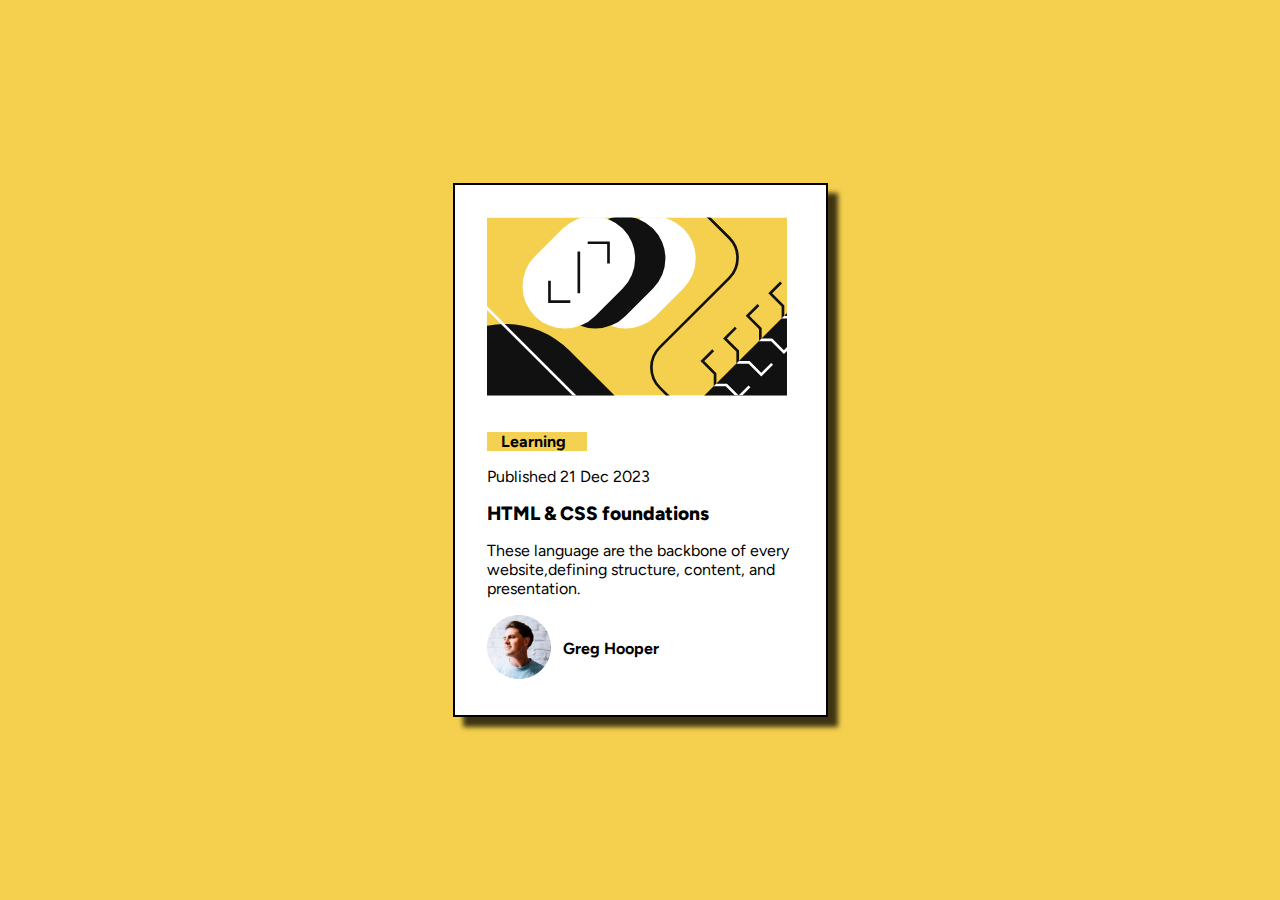
<file: blog-preview-card-main/index.html>
<!DOCTYPE html>
<html lang="en">
<head>
  <meta charset="UTF-8">
  <meta name="viewport" content="width=device-width, initial-scale=1.0"> <!-- displays site properly based on user's device -->

  <link rel="icon" type="image/png" sizes="32x32" href="./assets/images/favicon-32x32.png">
  <link rel="stylesheet" href="style.css">
  
  <title>Frontend Mentor | Blog preview card</title>

  <!-- Feel free to remove these styles or customise in your own stylesheet 👍 -->
</head>
<body>
  <div class="container">
    <div class="child-div">
      <div class="image-div">
        <img src="./assets/images/illustration-article.svg" alt="" srcset="">
      </div>
      <div class="learning">
        <a href="#">Learning</a>
      </div>
      <div class="date">
        <p>Published 21 Dec 2023</p>
      </div>
      <div class="heading">
        <p>HTML & CSS foundations</p>
      </div>
      <div class="para">
        <p>These language are the backbone of every<br>website,defining structure, content, and presentation.</p>
      </div>
      <div class="testinomial">
        <div class="testinomial-image">
          <img src="./assets/images/image-avatar.webp" alt="" srcset="">
        </div>
        <div class="testinomial-text">
          <p>Greg Hooper</p>
        </div>
      </div>
    </div>
  </div>
</body>
</html>
</file>
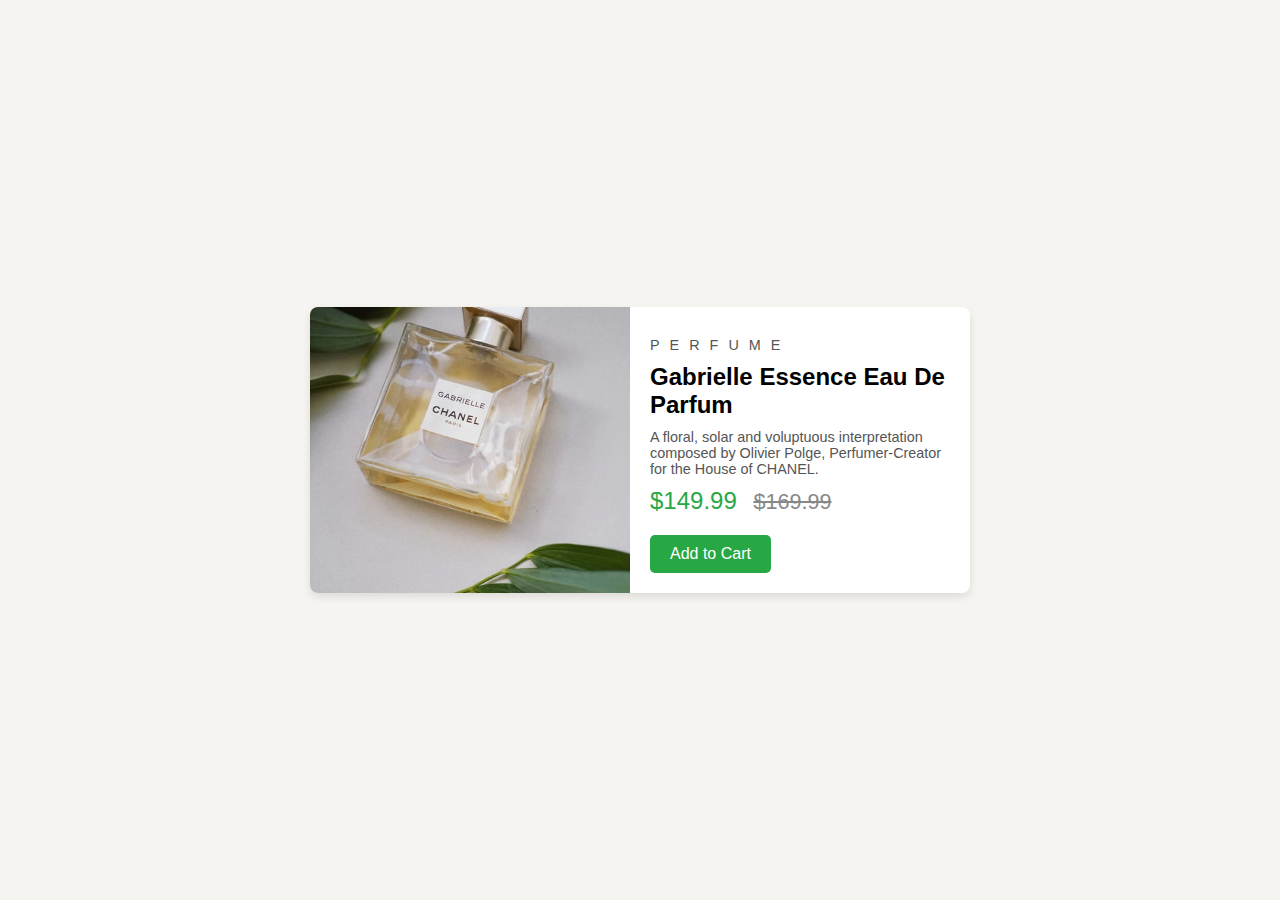
<file: product-preview-card-component-main/product-preview-card-component-main/index.html>
<!DOCTYPE html>
<html lang="en">
<head>
    <meta charset="UTF-8">
    <meta name="viewport" content="width=device-width, initial-scale=1.0">
    <title>Perfume Product</title>
    <style>
        body {
            font-family: Arial, sans-serif;
            display: flex;
            justify-content: center;
            align-items: center;
            height: 100vh;
            margin: 0;
            background-color: #f6f4f0;
        }
        .container {
            display: flex;
            background-color: white;
            border-radius: 8px;
            box-shadow: 0 4px 8px rgba(0, 0, 0, 0.1);
            overflow: hidden;
        }
        .image-section{

            width:320px;
        }
        .image-section img {
            width: 100%;
            height: 100%;
            object-fit: cover;
        }
        .content-section {
            padding: 20px;
            max-width: 300px;
        }
        .content-section h1 {
            font-size: 1.5em;
            margin: 0 0 10px;
        }
        .content-section p {
            color: #555;
            font-size: 0.9em;
            margin: 10px 0;
        }
        .content-section .price {
            color: #28a745;
            font-size: 1.5em;
            margin: 10px 0;
        }
        .content-section .original-price {
            text-decoration: line-through;
            color: #888;
            font-size: 0.9em;
            margin-left: 10px;
        }
        .content-section .add-to-cart {
            background-color: #28a745;
            color: white;
            padding: 10px 20px;
            text-align: center;
            border-radius: 5px;
            text-decoration: none;
            display: inline-block;
            margin-top: 10px;
            transition: all 0.4s ease;
        }
        .perfume{
            letter-spacing: 10px;
        }
        .add-to-cart:hover{
            background-color: white;
            color: black;
            border: 1px solid black;
        }
    </style>
</head>
<body>
    <div class="container">
        <div class="image-section">
            <img src="./images/image-product-mobile.jpg" alt="Gabrielle Essence Eau De Parfum">
        </div>
        <div class="content-section">
            <p class="perfume">PERFUME</p>
            <h1>Gabrielle Essence Eau De Parfum</h1>
            <p>A floral, solar and voluptuous interpretation composed by Olivier Polge, Perfumer-Creator for the House of CHANEL.</p>
            <div class="price">
                $149.99
                <span class="original-price">$169.99</span>
            </div>
            <a href="#" class="add-to-cart">Add to Cart</a>
        </div>
    </div>
</body>
</html>
</file>
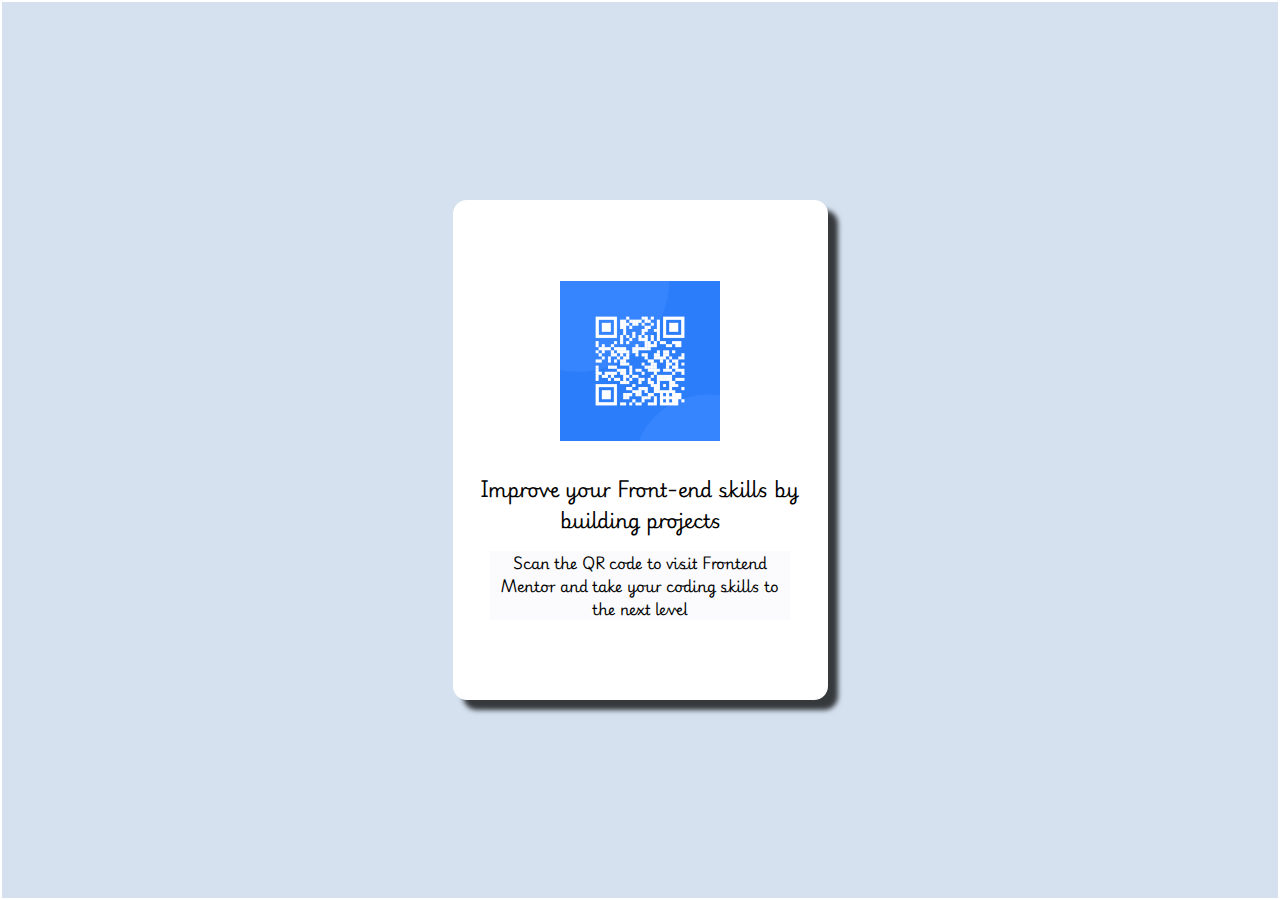
<file: qr-code-component-main/qr-code-component-main/index.html>
<!DOCTYPE html>
<html lang="en">
<head>
  <meta charset="UTF-8">
  <meta name="viewport" content="width=device-width, initial-scale=1.0">
  <title>Document</title>
  <link rel="stylesheet" href="style.css">
</head>
<body>
  <div class="container">
    <div class="qr-container">
      <div class="image">
        <img src="./images/image-qr-code.png" alt="" srcset="">
      </div>
      <div class="text">
        <p>Improve your Front-end skills by building projects</p>
      </div>
      <div class="small-text">
        <p>Scan the QR code to visit Frontend Mentor and take your coding skills to the next level</p>
      </div>
    </div>
  </div>
</body>
</html>
</file>
<file: blog-preview-card-main/style.css>
@import url('https://fonts.googleapis.com/css2?family=Figtree:ital,wght@0,300..900;1,300..900&display=swap');
.container{
    background-color: #F5D04E;
    display: flex;
    align-items: center;
    justify-content: center;
    font-family: "Figtree", sans-serif;
    height: 100vh;
}
*{
    margin: 0;
    padding: 0;
    box-sizing: border-box;
}
.child-div{
    border: 2px solid black;
    padding:2rem;
    background-color: white;
    width:375px;
    box-shadow: 10px 10px 5px 0px rgba(0,0,0,0.75);
}
.date{
    /* border: 2px solid red; */
    margin-top: 1rem;
}
.learning{
    /* border: 2px solid red; */
    width:100px;
    background-color: #F4D152;
    margin-top: 2rem;
}
.learning a{
    color:black;
    text-decoration: none;
    padding:14px;
    /* font-weight:500; */
    font-weight: bold;
    font-size: 16px;
}
.heading{
    /* border: 2px solid red; */
    font-weight: 800;
    font-size: 1.2rem;
    margin-top: 1rem;
}
.para{
    margin-top: 1rem;
}
.testinomial{
    /* border: 2px solid green; */
    display: flex;
    align-items: center;
    font-weight: bold;
    font-size: 16px;
    margin-top: 1rem;
    gap:12px;
    
}
.image-div{
    /* border: 2px solid red; */
    width:300px;
}
.image-div img{
    width: 100%;
}
</file>
<file: qr-code-component-main/qr-code-component-main/style.css>
@import url('https://fonts.googleapis.com/css2?family=Playwrite+IT+Moderna:wght@100..400&display=swap');
*{
    margin: 0;
    padding: 0;
    box-sizing: border-box;
    font-family: "Playwrite IT Moderna", cursive;
}
.container{
    background-color: #D5E1EF;
    display: flex;
    align-items: center;
    justify-content: center;
    height:100vh;
    border: 2px solid #FFFFFF;
    /* border-radius: 14px; */
}
.qr-container{
    /* border: 2px solid red; */
    max-width: 375px;
    padding:2rem;
    height: 500px;
    background-color: #FFFFFF;
    border:2px solid #FFFFFF;
    border-radius: 14px;
    display: flex;
    align-items: center;
    justify-content: center;
    flex-direction: column;
    box-shadow: 10px 10px 5px 0px rgba(0,0,0,0.75);
}
.image{
    /* border: 2px solid green; */
    width:160px;
    display: flex;
    align-items: center;
    justify-content:center;
    /* margin: auto; */
}
.qr-container img{
    width: 100%;
}
.text{
    margin-top: 2rem;
    /* border:2px solid red; */
    width:400px;
    font-size: 1.2rem;
    text-align: center;
    font-weight: bold;
    /* padding:1.1rem; */

}
.small-text{
    background-color: #FBFBFE;
    /* border: 2px solid green; */
    width:300px;
    margin-top: 1rem;
    font-size: 0.9rem;
    text-align: center;
    /* padding: 1.3rem; */
}
</file>
